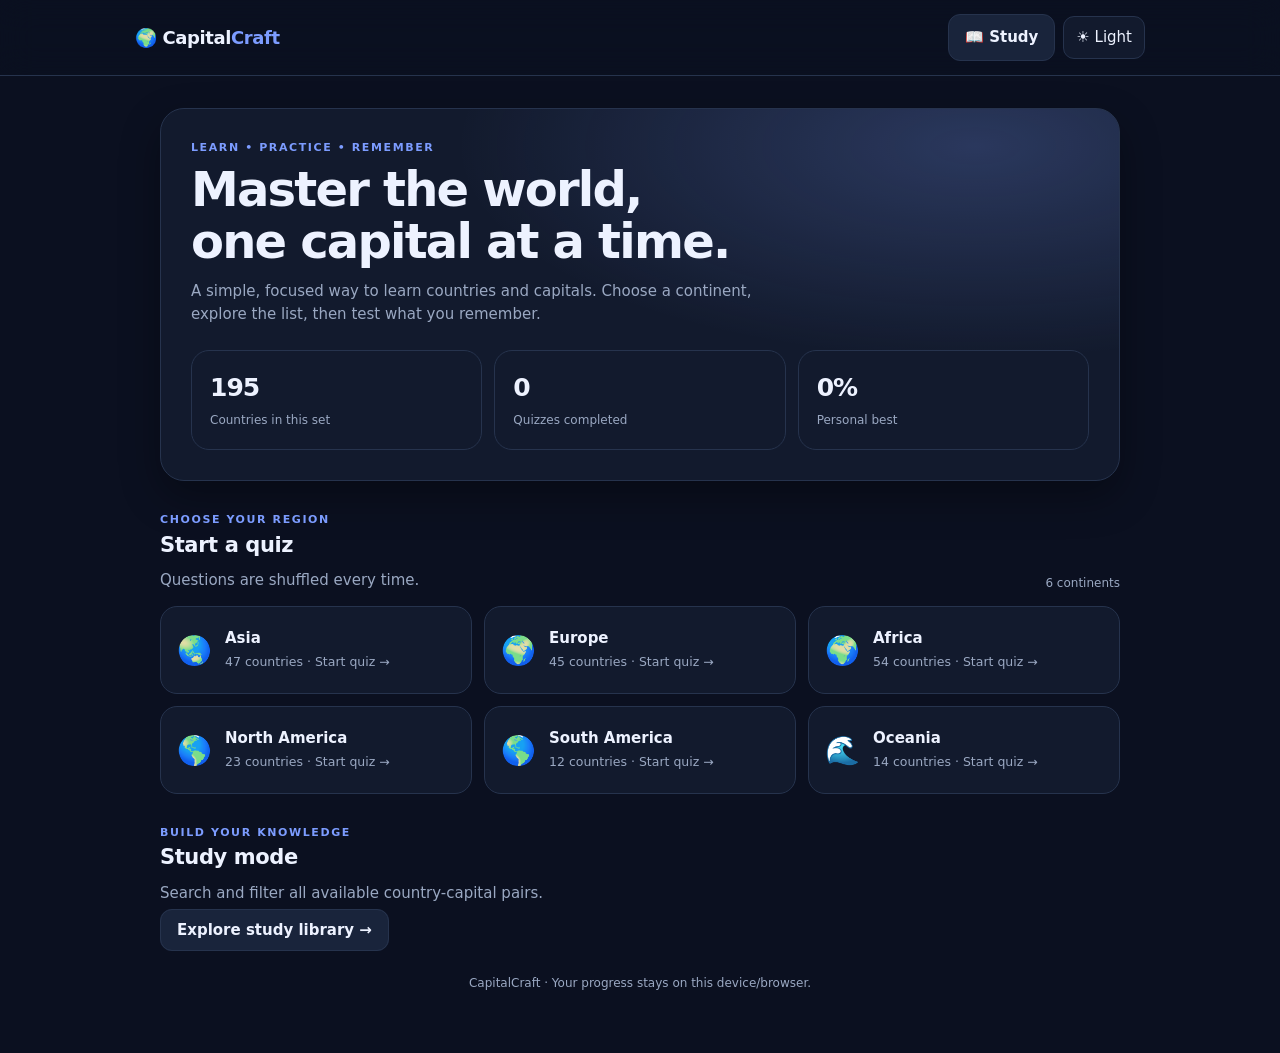
<file: index.html>
<!DOCTYPE html><html lang="en"><head><meta charset="UTF-8"><meta name="viewport" content="width=device-width,initial-scale=1"><meta name="theme-color" content="#0b1020"><title>CapitalCraft — World Capitals</title><link rel="stylesheet" href="styles.css"></head><body>
<header class="topbar"><nav class="nav"><a class="brand" href="index.html">🌍 Capital<span>Craft</span></a><div class="nav-actions"><a class="btn secondary" href="study.html">📖 Study</a><button class="icon-btn" id="themeToggle" onclick="toggleTheme()">☀️ Light</button></div></nav></header>
<main class="wrap"><section class="hero"><div class="eyebrow">Learn • Practice • Remember</div><h1>Master the world,<br>one capital at a time.</h1><p>A simple, focused way to learn countries and capitals. Choose a continent, explore the list, then test what you remember.</p><div class="stats"><div class="stat"><strong id="countryTotal">195</strong><span>Countries in this set</span></div><div class="stat"><strong id="quizCount">0</strong><span>Quizzes completed</span></div><div class="stat"><strong id="bestScore">0%</strong><span>Personal best</span></div></div></section>
<div class="section-head"><div><div class="eyebrow">Choose your region</div><h2>Start a quiz</h2><p>Questions are shuffled every time.</p></div><span class="count">6 continents</span></div>
<div class="grid" id="continents"></div>
<div class="section-head"><div><div class="eyebrow">Build your knowledge</div><h2>Study mode</h2><p>Search and filter all available country-capital pairs.</p></div></div><a class="btn secondary" href="study.html">Explore study library →</a>
<div class="footer">CapitalCraft · Your progress stays on this device/browser.</div></main><script src="data.js"></script><script src="common.js"></script><script>
const emojis={'Asia':'🌏','Europe':'🌍','Africa':'🌍','North America':'🌎','South America':'🌎','Oceania':'🌊'};
const box=document.getElementById('continents');
Object.entries(worldData).forEach(([name,items])=>{const a=document.createElement('a');a.className='continent';a.href='quiz.html?continent='+encodeURIComponent(name);a.innerHTML='<span class="emoji">'+emojis[name]+'</span><span><b>'+name+'</b><small>'+items.length+' countries · Start quiz →</small></span>';box.appendChild(a)});
const total=Object.values(worldData).reduce((n,a)=>n+a.length,0),stats=getWorldStats();
document.getElementById('countryTotal').textContent=total;document.getElementById('quizCount').textContent=stats.quizzes;document.getElementById('bestScore').textContent=stats.best+'%';
</script></body></html>
</file>
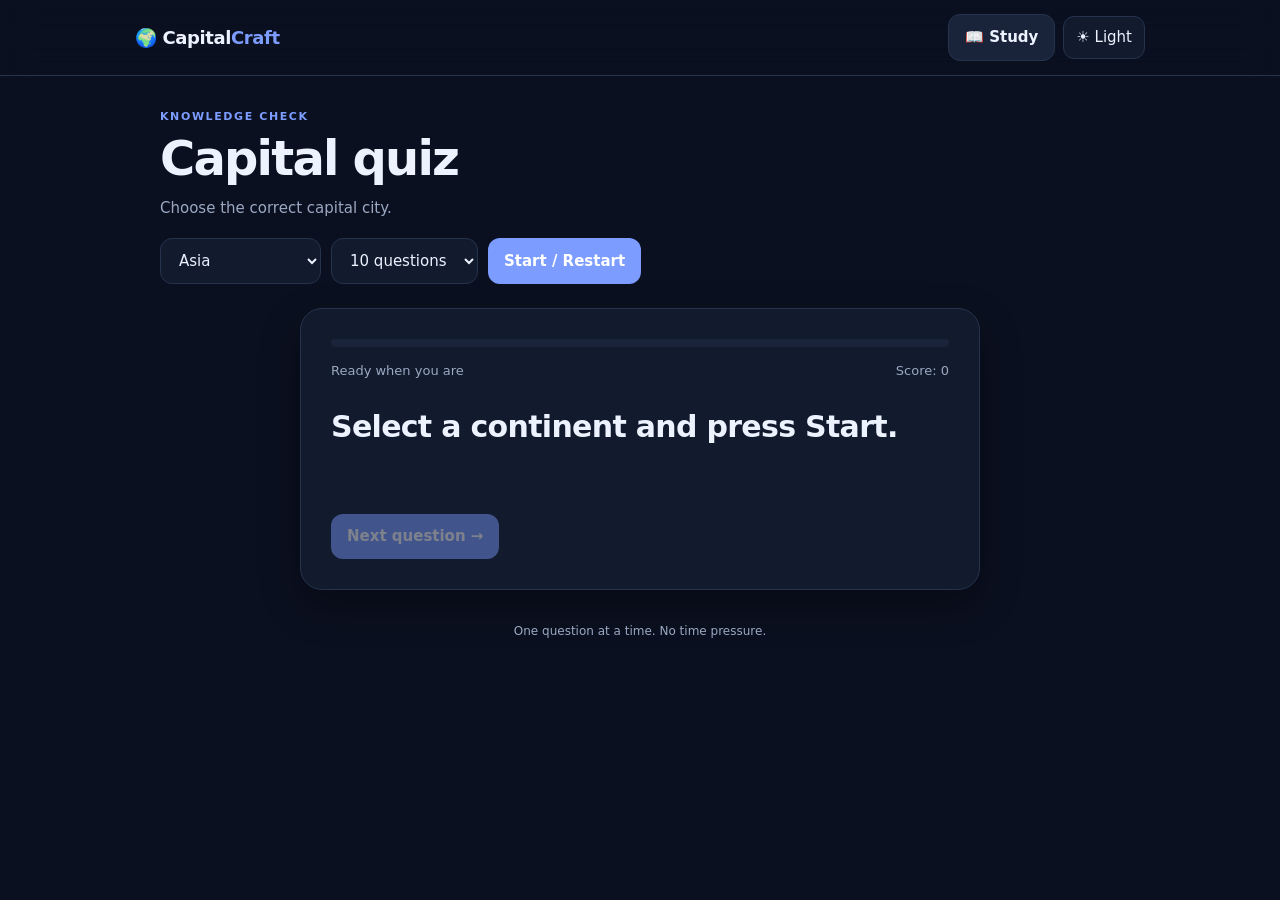
<file: quiz.html>
<!DOCTYPE html><html lang="en"><head><meta charset="UTF-8"><meta name="viewport" content="width=device-width,initial-scale=1"><title>Capital Quiz — CapitalCraft</title><link rel="stylesheet" href="styles.css"></head><body>
<header class="topbar"><nav class="nav"><a class="brand" href="index.html">🌍 Capital<span>Craft</span></a><div class="nav-actions"><a class="btn secondary" href="study.html">📖 Study</a><button class="icon-btn" id="themeToggle" onclick="toggleTheme()">☀️ Light</button></div></nav></header>
<main class="wrap"><div class="eyebrow">Knowledge check</div><h1 id="pageTitle">Capital quiz</h1><p id="subtitle">Choose the correct capital city.</p>
<div class="toolbar"><select class="field" id="continentSelect" aria-label="Choose continent"></select><select class="field" id="lengthSelect" aria-label="Quiz length"><option value="10">10 questions</option><option value="all">All countries</option></select><button class="btn" id="startBtn">Start / Restart</button></div>
<section class="quiz-card" id="quizCard"><div class="progress"><span id="progressBar"></span></div><div class="quiz-meta"><span id="progressText">Ready when you are</span><span id="scoreText">Score: 0</span></div><div id="quizArea"><div class="question" id="question">Select a continent and press Start.</div><div class="options" id="options"></div><div class="feedback" id="feedback" aria-live="polite"></div><button class="btn" id="nextBtn" disabled>Next question →</button></div><div class="result" id="result" hidden></div></section><div class="footer">One question at a time. No time pressure.</div></main>
<script src="data.js"></script><script src="common.js"></script><script>
const params=new URLSearchParams(location.search),continentSelect=document.getElementById('continentSelect');
Object.keys(worldData).forEach(c=>{const o=document.createElement('option');o.value=c;o.textContent=c;continentSelect.appendChild(o)});
const requested=params.get('continent');if(requested&&worldData[requested])continentSelect.value=requested;
let questions=[],index=0,score=0,answered=false,current=null;
const $=id=>document.getElementById(id);
function shuffle(a){const x=[...a];for(let i=x.length-1;i>0;i--){const j=Math.floor(Math.random()*(i+1));[x[i],x[j]]=[x[j],x[i]]}return x}
function start(){const continent=continentSelect.value,all=shuffle(worldData[continent]);const count=$('lengthSelect').value==='all'?all.length:Math.min(10,all.length);questions=all.slice(0,count);index=0;score=0;$('result').hidden=true;$('quizArea').hidden=false;$('scoreText').textContent='Score: 0';$('pageTitle').textContent=continent+' capitals';$('subtitle').textContent=count+' questions · '+continent;showQuestion()}
function showQuestion(){answered=false;current=questions[index];$('question').textContent='What is the capital of '+current.country+'?';$('options').innerHTML='';$('feedback').textContent='';$('feedback').className='feedback';$('nextBtn').disabled=true;$('nextBtn').textContent=index===questions.length-1?'See results':'Next question →';const pool=Object.values(worldData).flat().map(x=>x.capital).filter(x=>x!==current.capital);const options=shuffle([current.capital,...shuffle([...new Set(pool)]).slice(0,3)]);options.forEach(cap=>{const b=document.createElement('button');b.className='option';b.textContent=cap;b.onclick=()=>choose(b,cap);$('options').appendChild(b)});updateProgress()}
function choose(button,answer){if(answered)return;answered=true;const correct=answer===current.capital;document.querySelectorAll('.option').forEach(b=>{b.disabled=true;if(b.textContent===current.capital)b.classList.add('correct')});if(correct){score++;$('feedback').textContent='Correct! Nice work.';$('feedback').className='feedback good'}else{button.classList.add('wrong');$('feedback').textContent='Not quite. Correct answer: '+current.capital;$('feedback').className='feedback bad'}$('scoreText').textContent='Score: '+score;$('nextBtn').disabled=false}
function updateProgress(){const done=index;$('progressBar').style.width=(done/questions.length*100)+'%';$('progressText').textContent='Question '+(index+1)+' of '+questions.length}
function next(){if(!answered)return;if(index<questions.length-1){index++;showQuestion()}else finish()}
function finish(){ $('quizArea').hidden=true;$('result').hidden=false;$('progressBar').style.width='100%';const pct=Math.round(score/questions.length*100);$('progressText').textContent='Completed';$('result').innerHTML='<div class="eyebrow">Quiz completed</div><div class="score">'+pct+'%</div><h2>'+score+' out of '+questions.length+' correct</h2><p>'+(pct>=80?'Excellent recall. Keep it up!':pct>=50?'Good effort. Review the missed capitals and try again.':'A good start. Study the list and give it another try.')+'</p><button class="btn" id="againBtn" style="margin-top:20px">Try again</button>';$('againBtn').onclick=start;saveQuizResult(continentSelect.value,score,questions.length)}
$('startBtn').onclick=start;$('nextBtn').onclick=next;
</script></body></html>
</file>
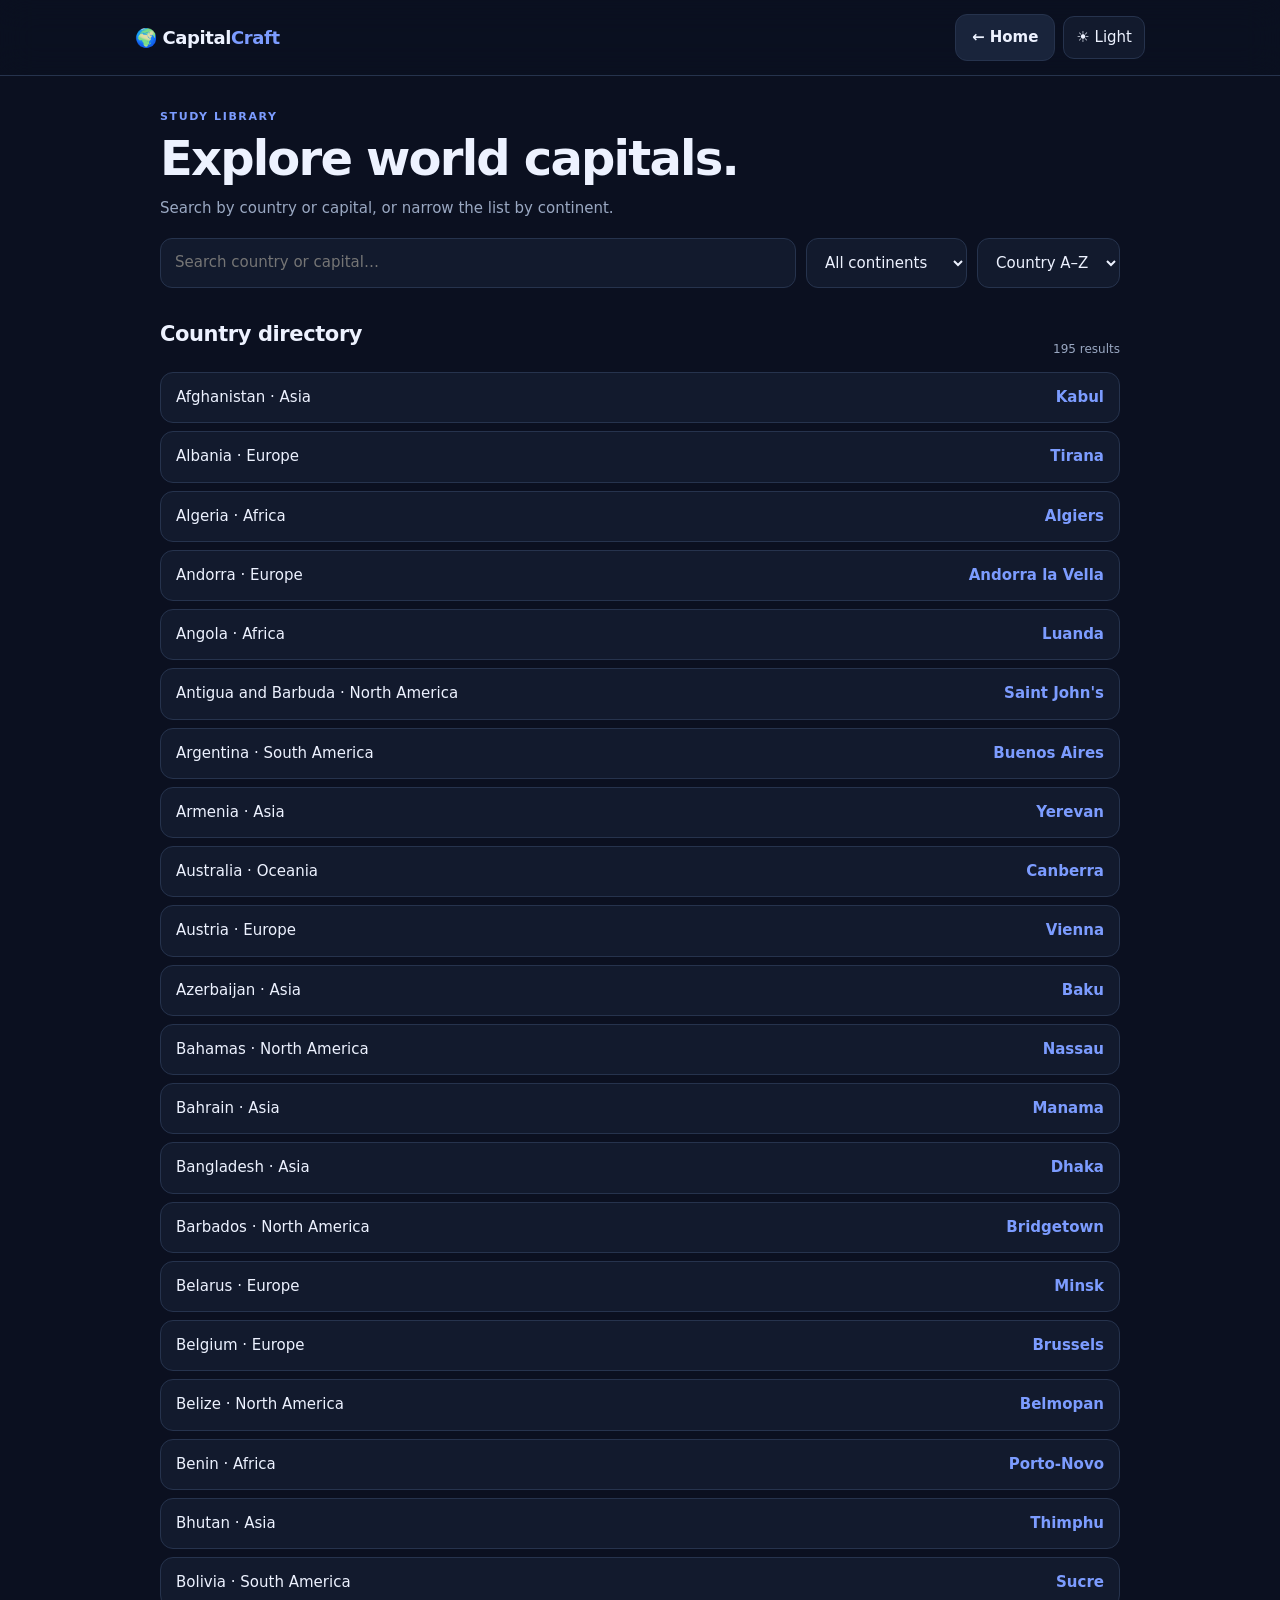
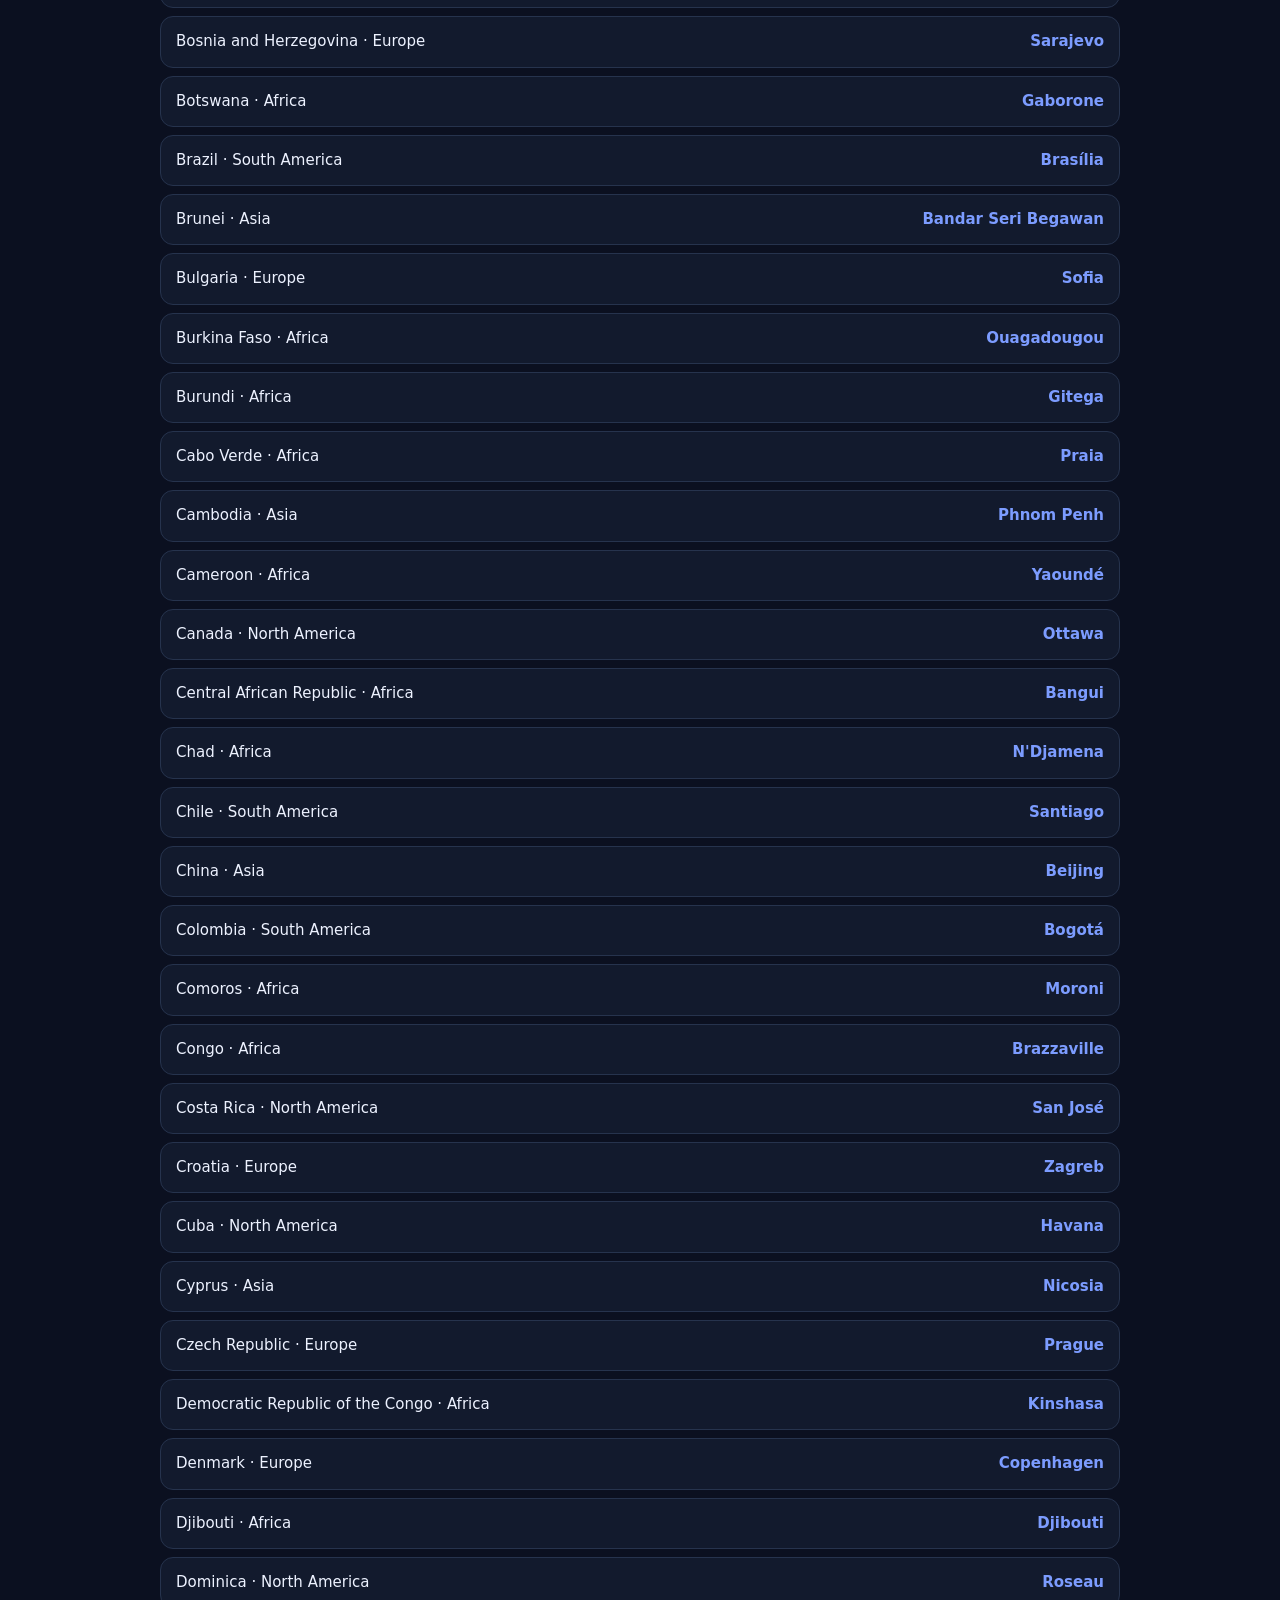
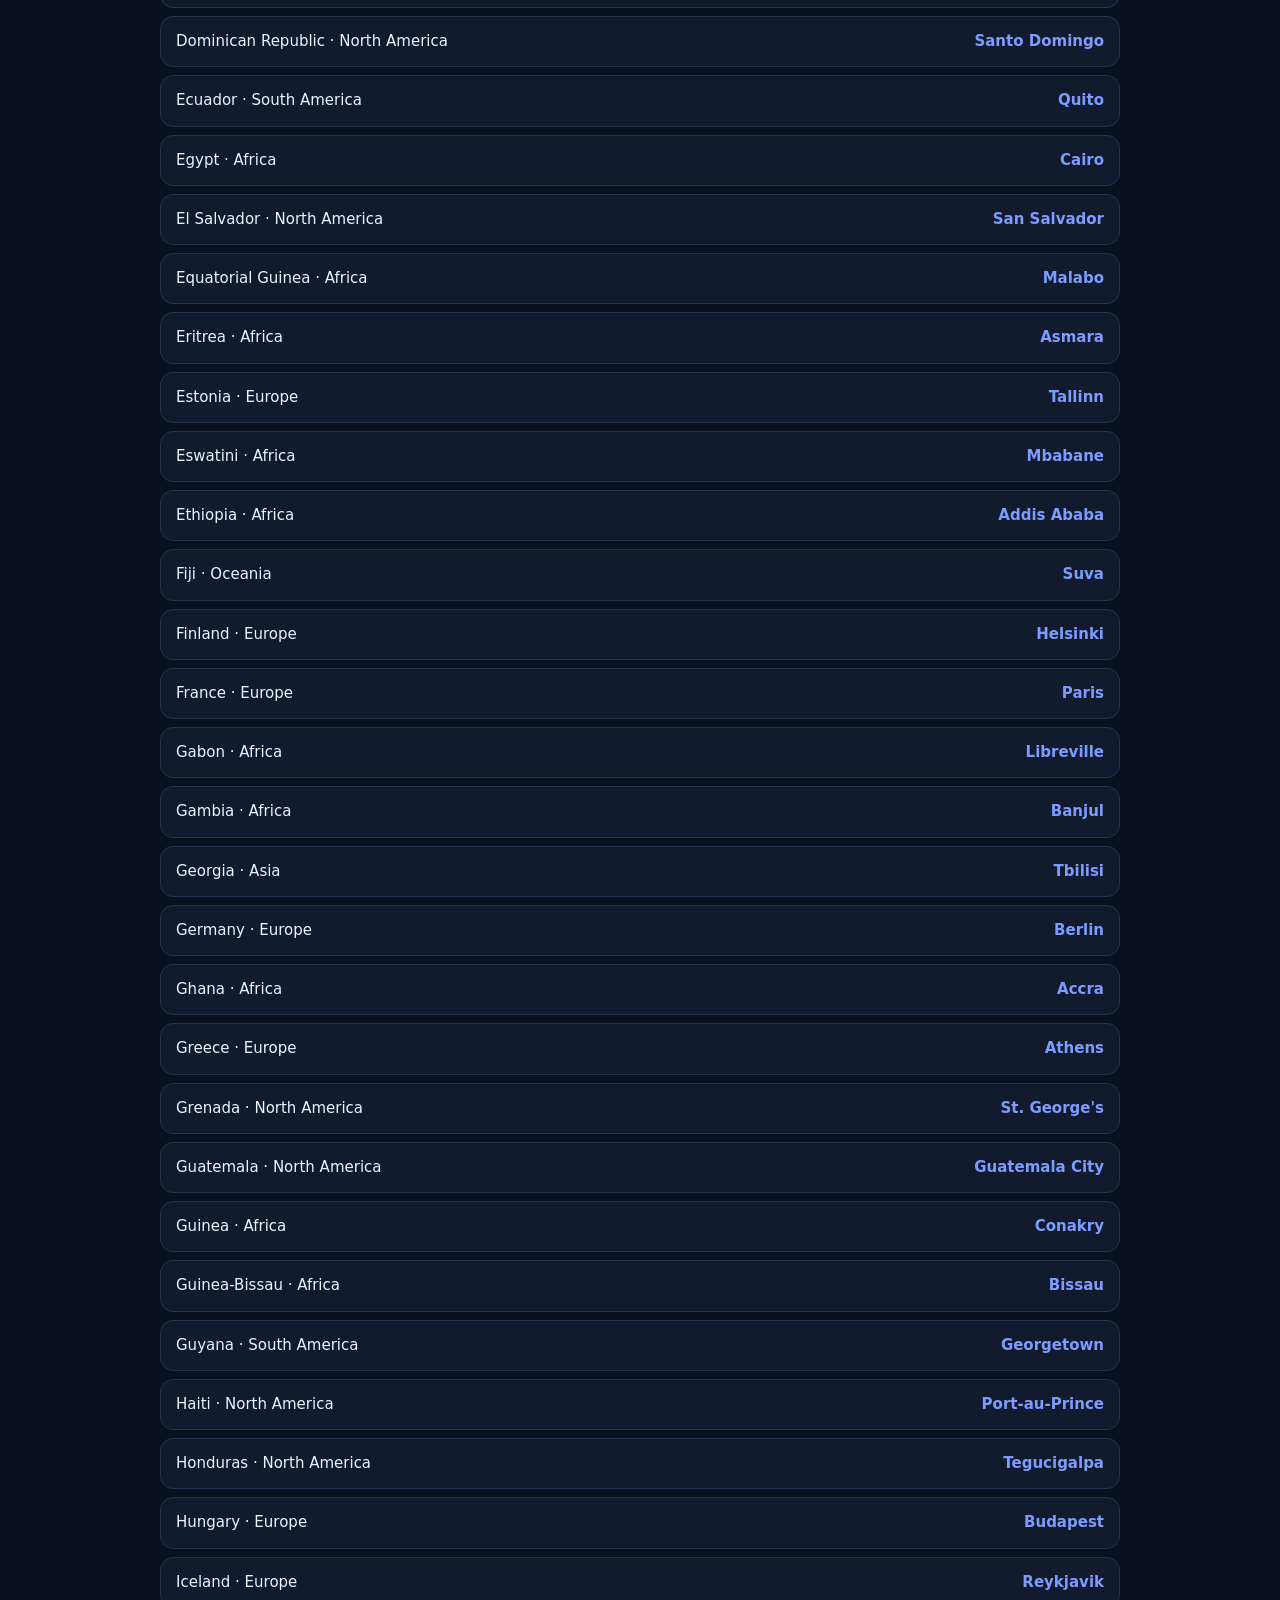
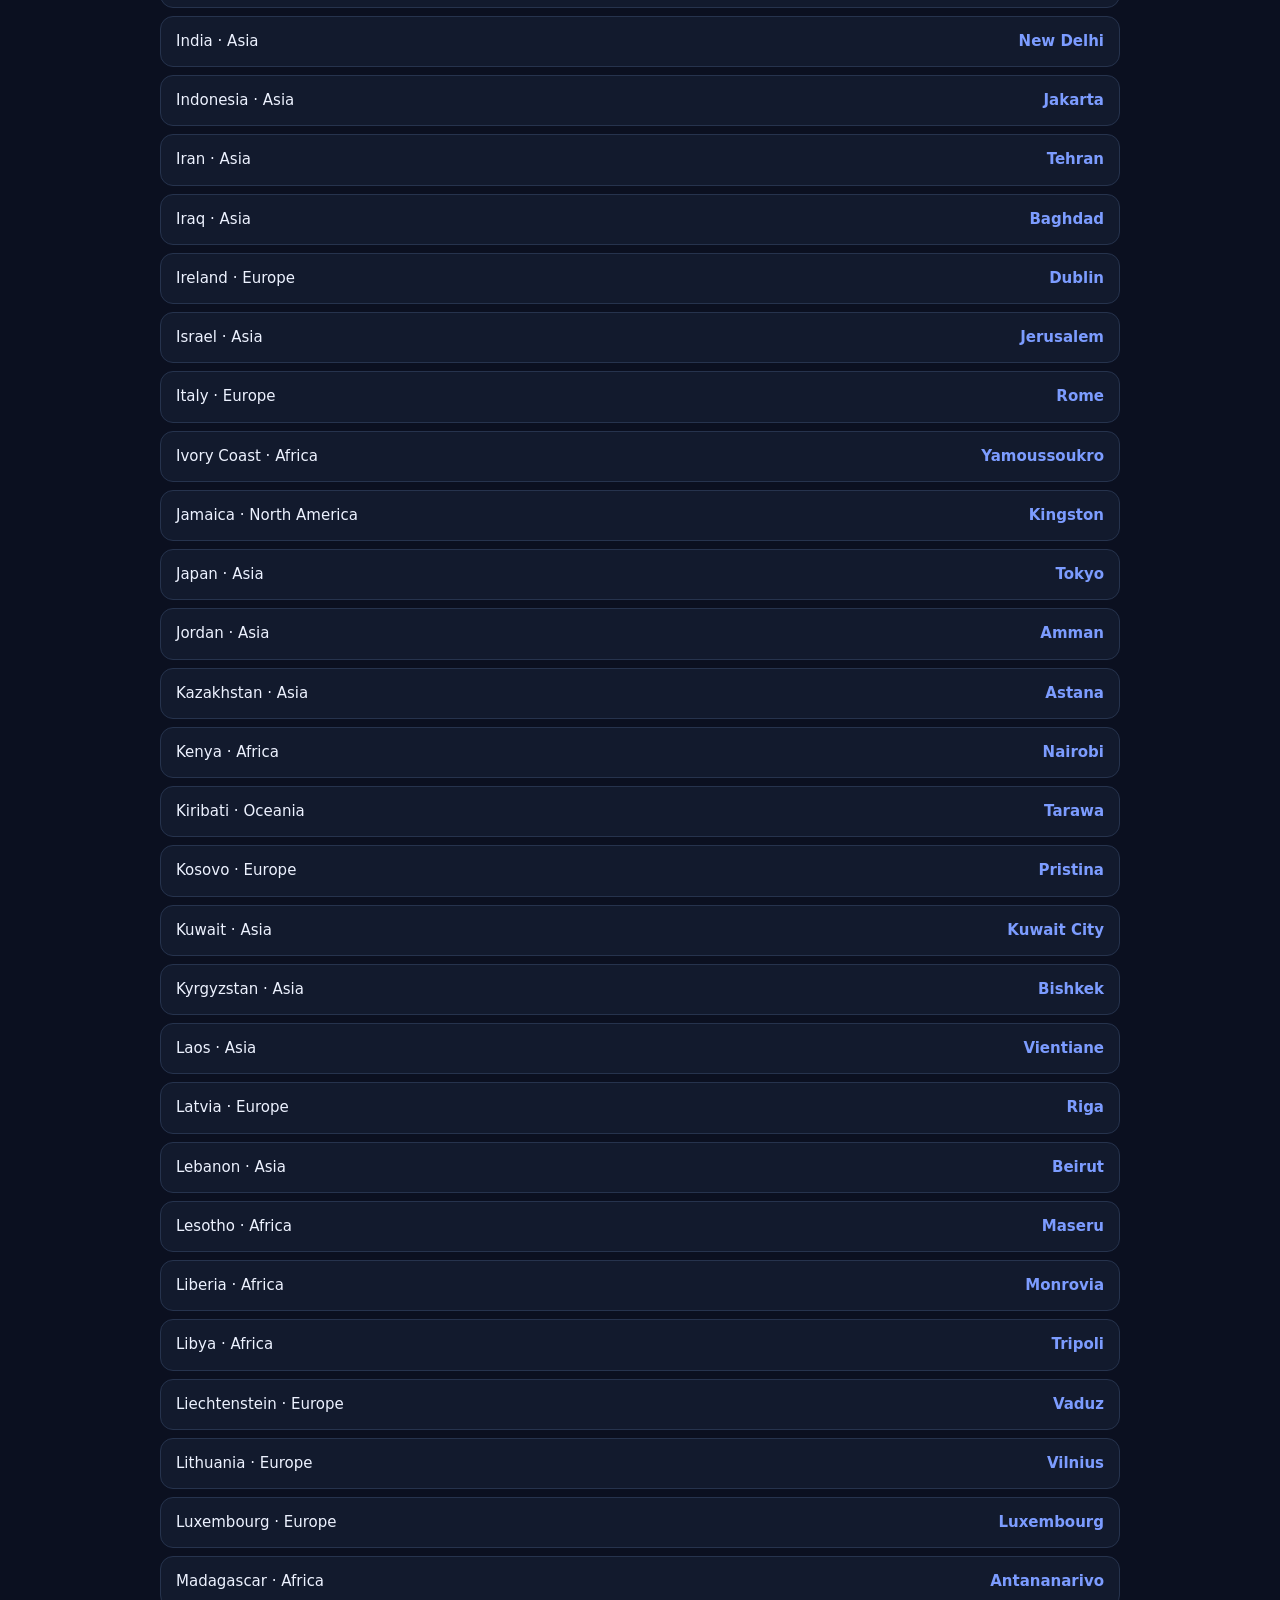
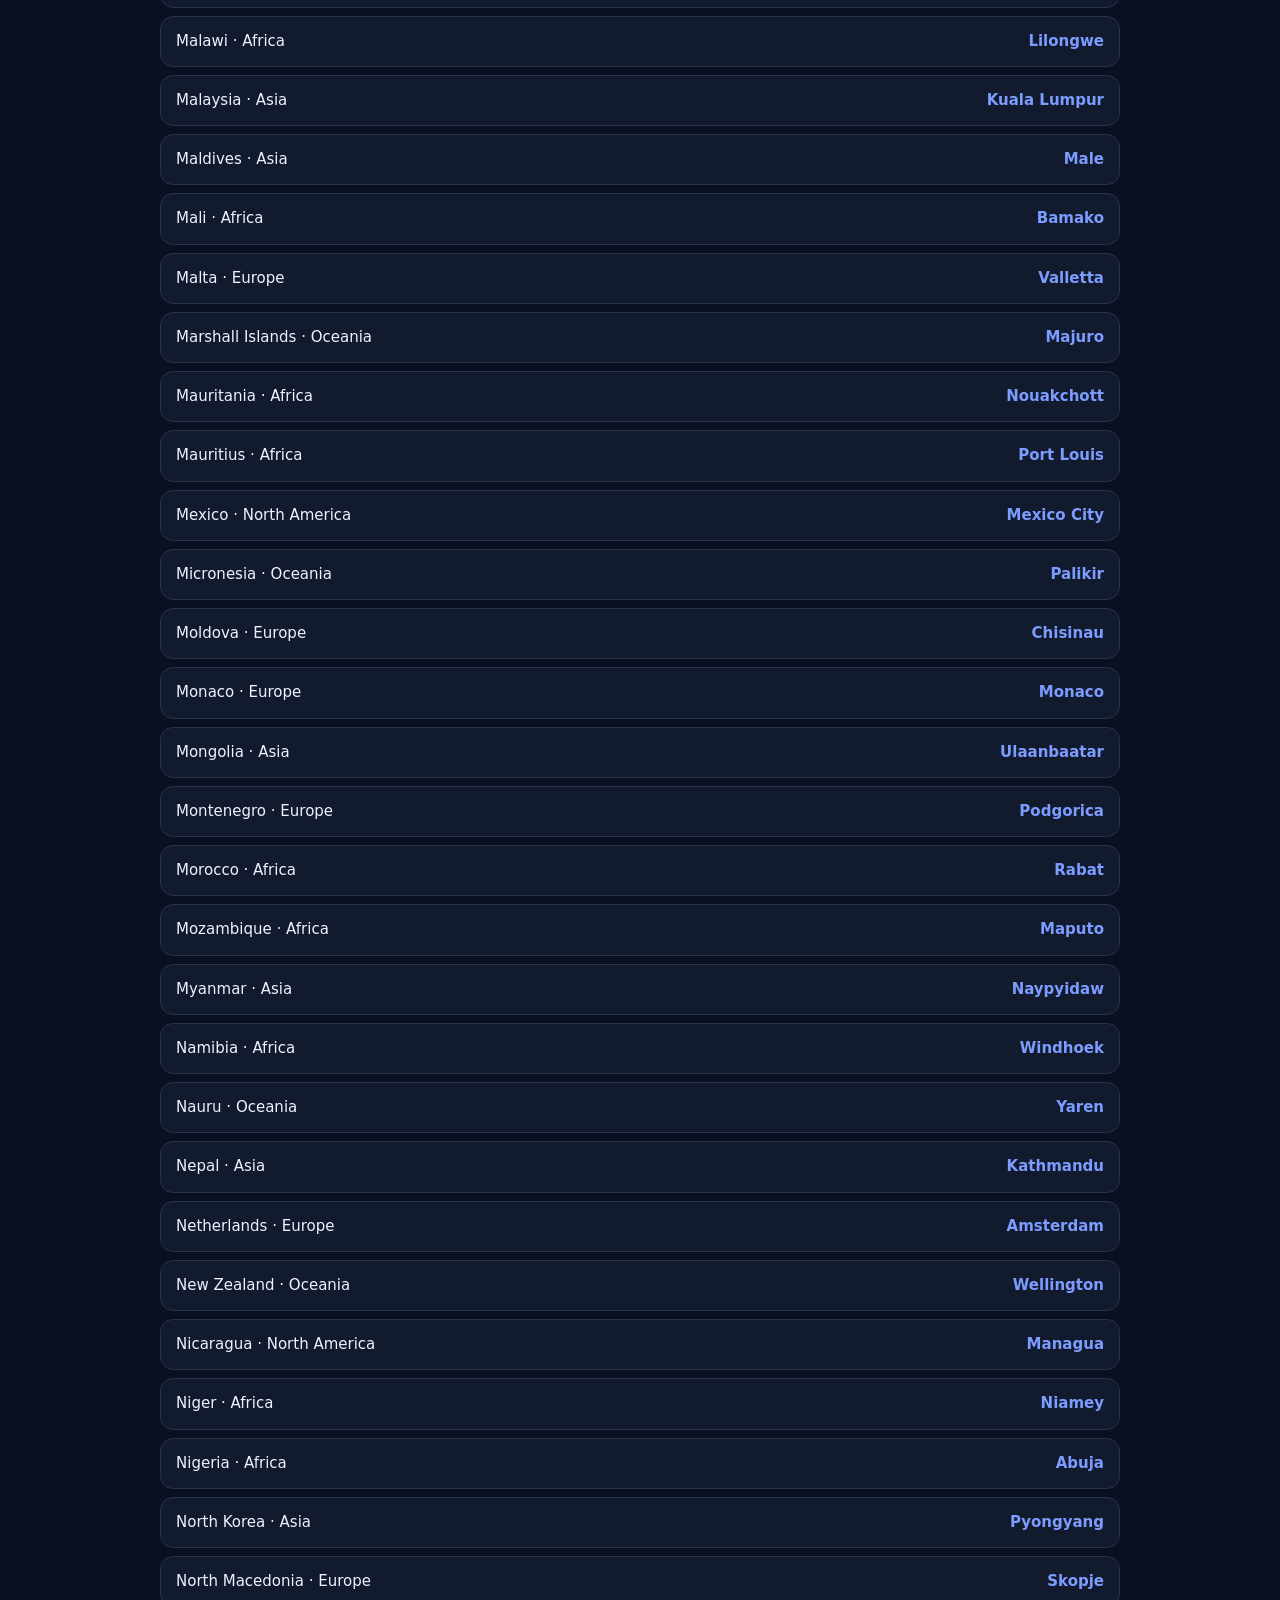
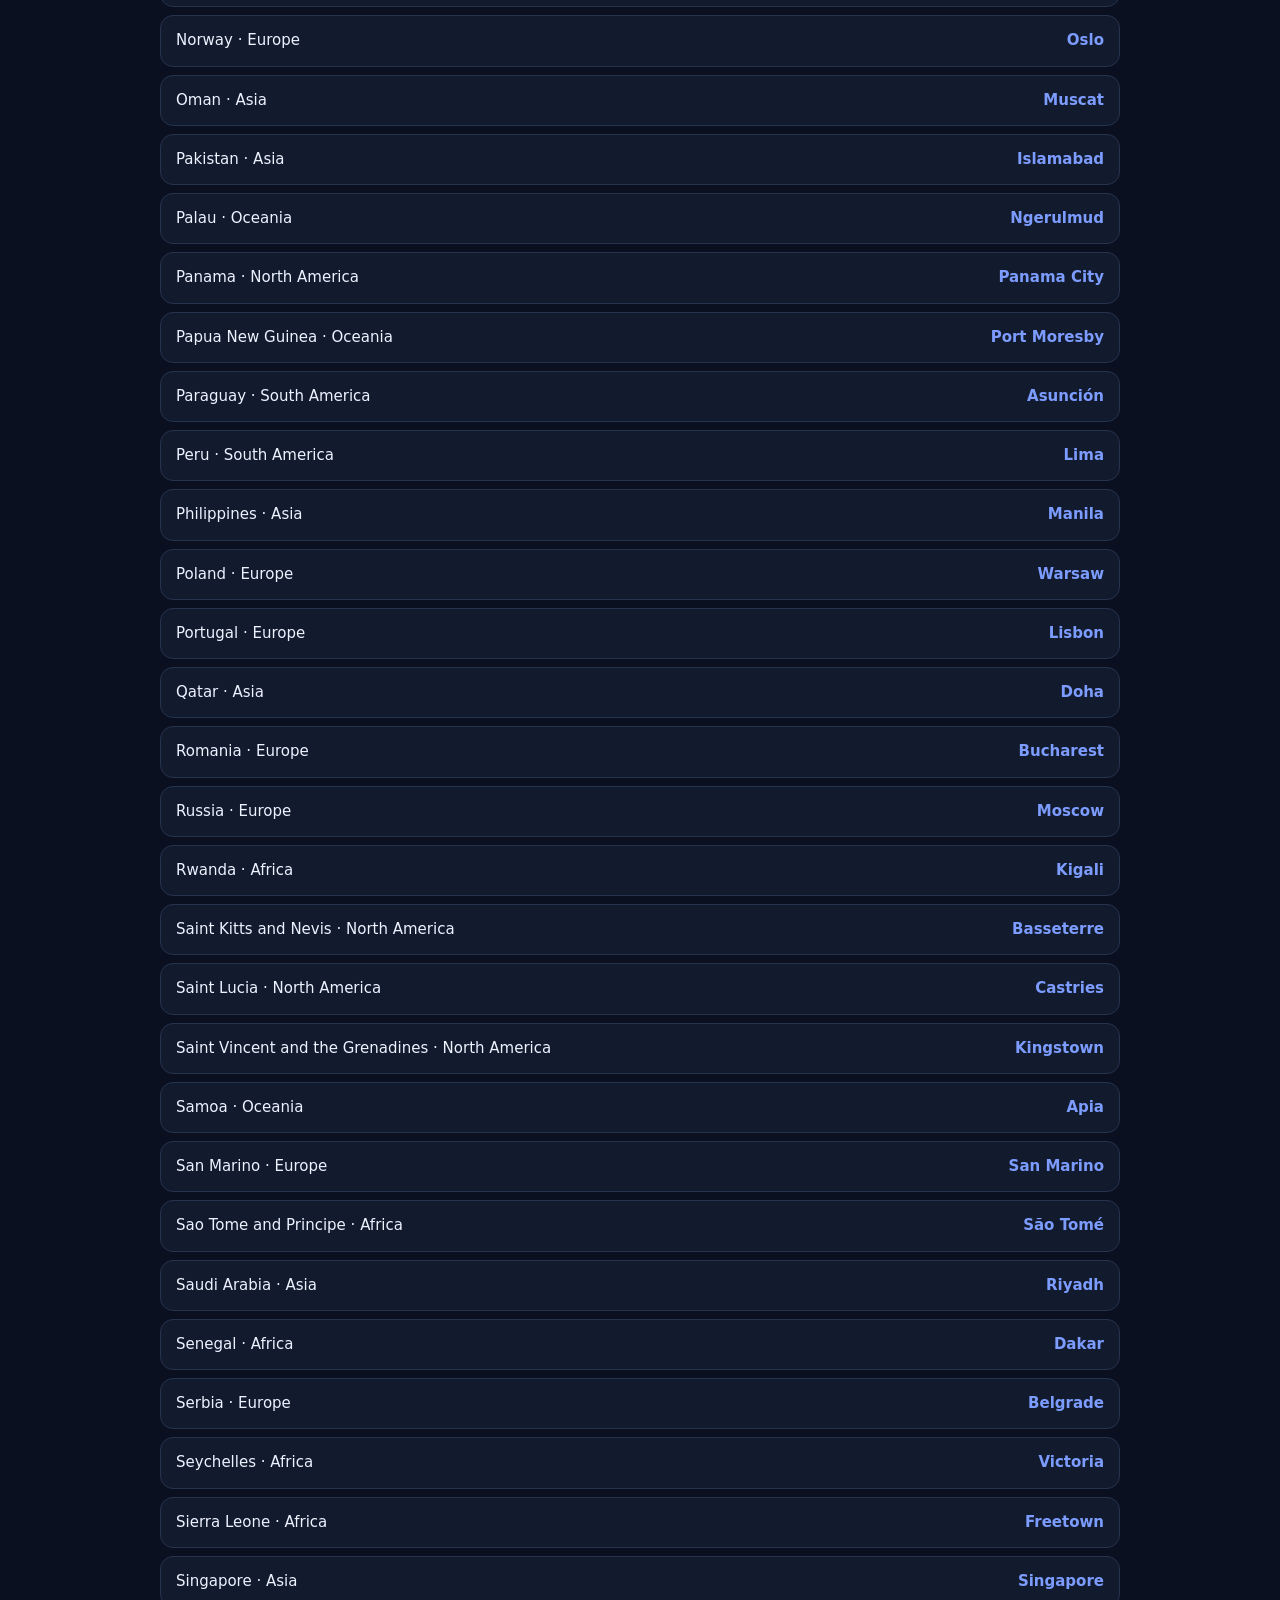
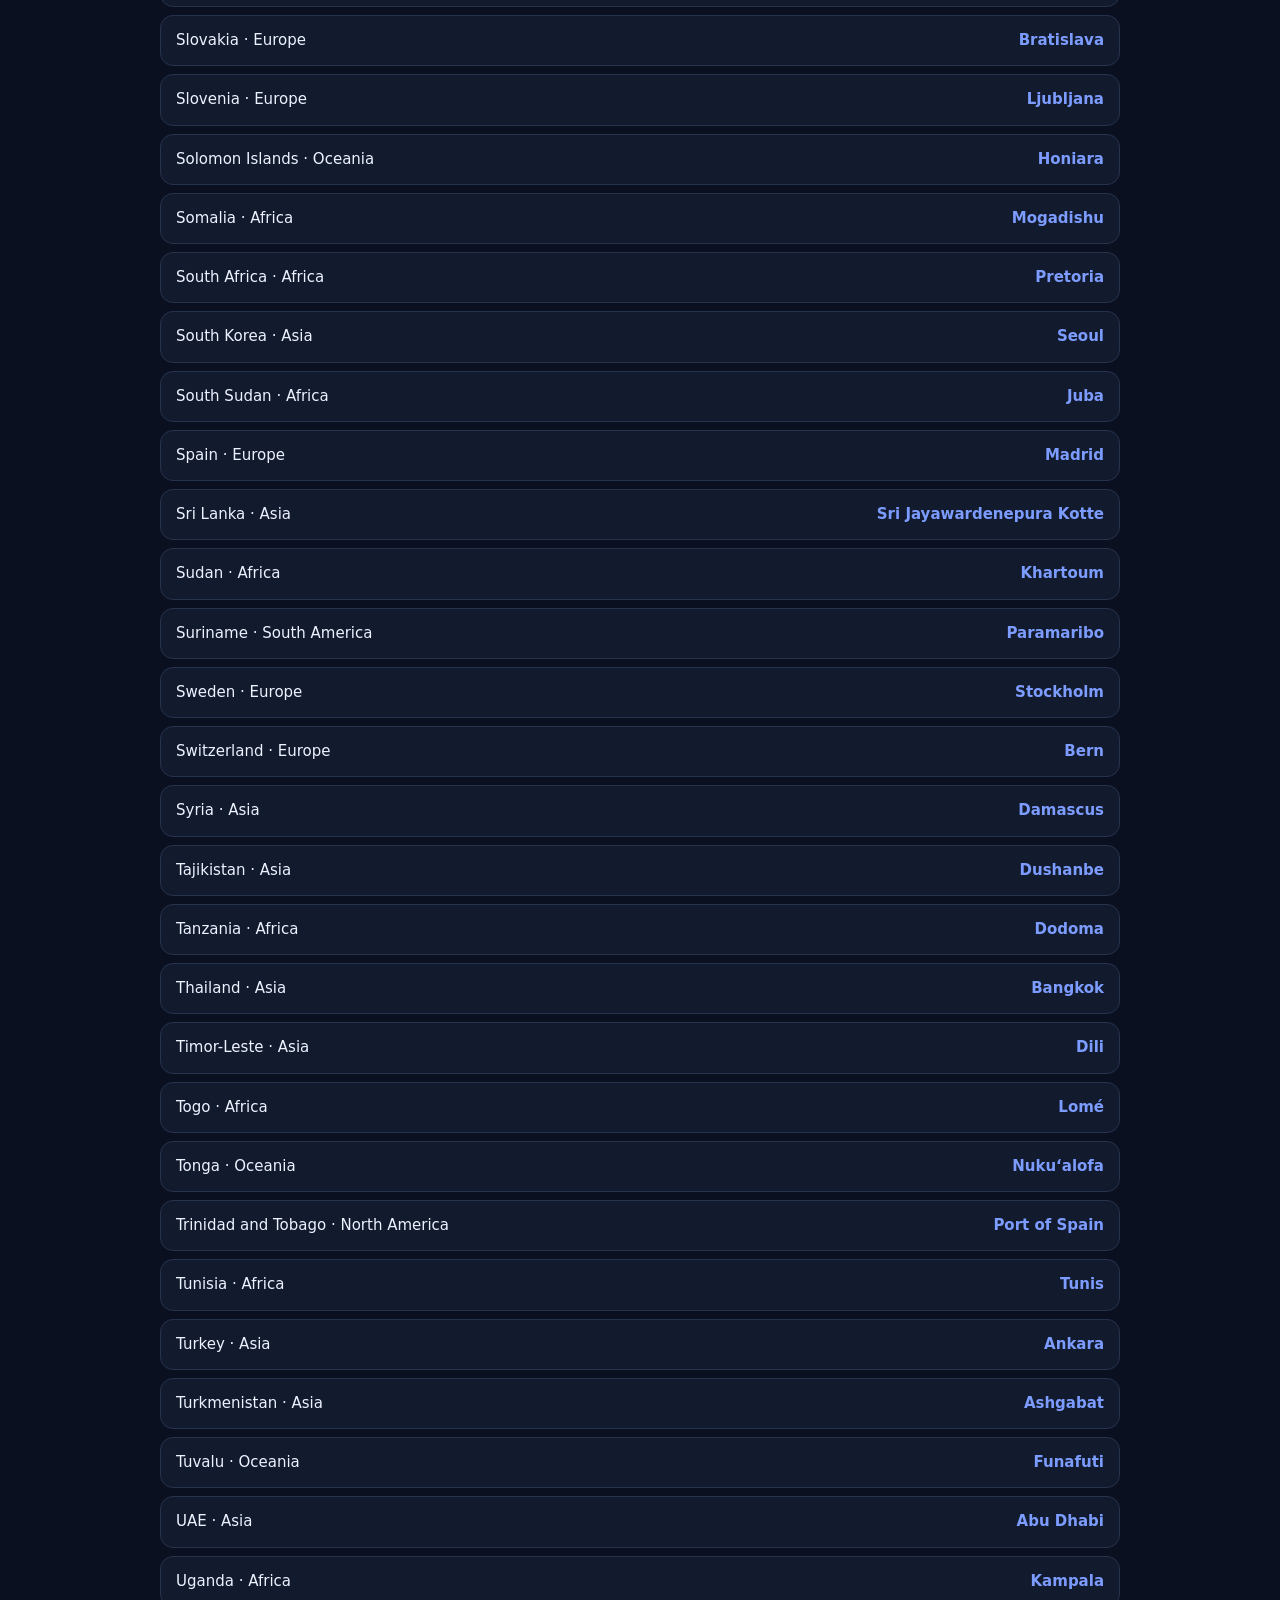
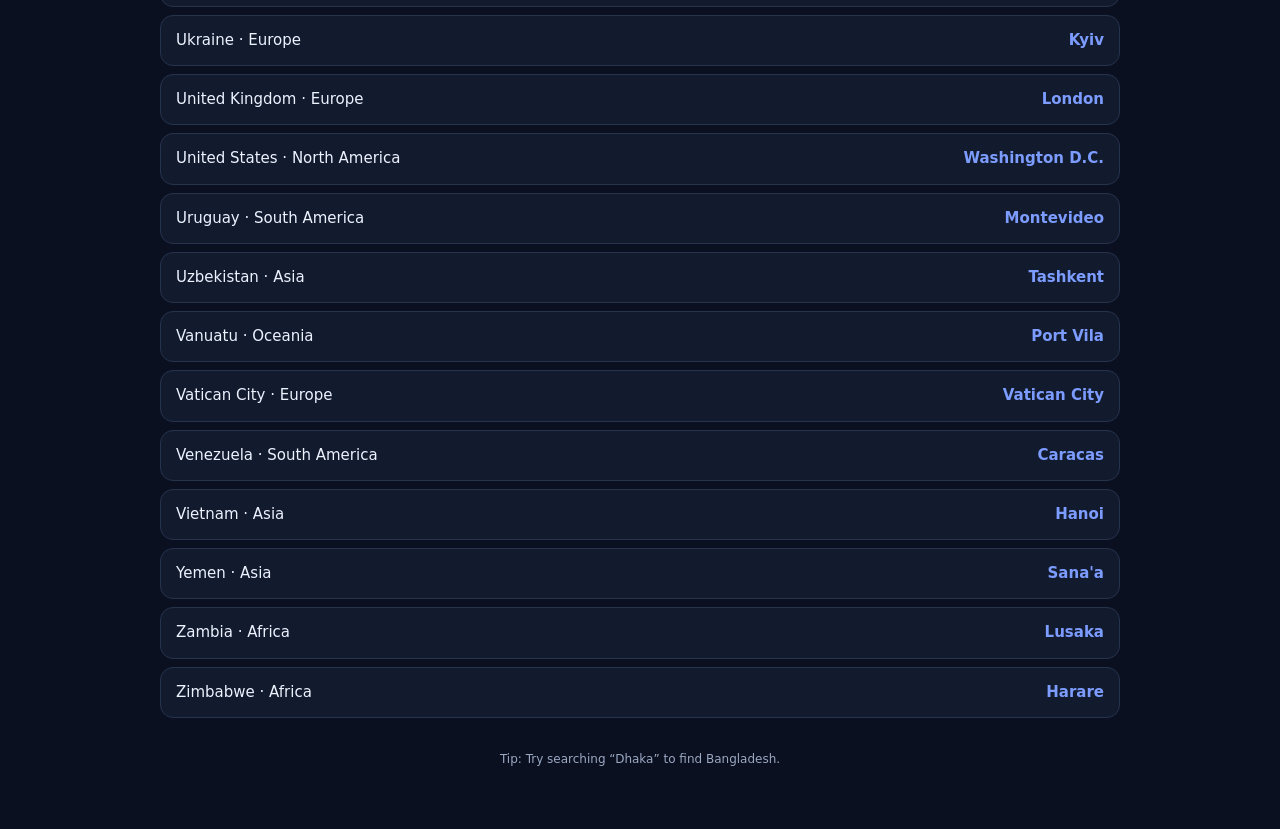
<file: study.html>
<!DOCTYPE html><html lang="en"><head><meta charset="UTF-8"><meta name="viewport" content="width=device-width,initial-scale=1"><title>Study Capitals — CapitalCraft</title><link rel="stylesheet" href="styles.css"></head><body>
<header class="topbar"><nav class="nav"><a class="brand" href="index.html">🌍 Capital<span>Craft</span></a><div class="nav-actions"><a class="btn secondary" href="index.html">← Home</a><button class="icon-btn" id="themeToggle" onclick="toggleTheme()">☀️ Light</button></div></nav></header>
<main class="wrap"><div class="eyebrow">Study library</div><h1>Explore world capitals.</h1><p>Search by country or capital, or narrow the list by continent.</p>
<div class="toolbar"><input class="field search" id="searchInput" type="search" placeholder="Search country or capital…" autocomplete="off"><select class="field" id="continentSelect"><option value="All">All continents</option></select><select class="field" id="sortSelect"><option value="country">Country A–Z</option><option value="capital">Capital A–Z</option></select></div>
<div class="section-head"><h2>Country directory</h2><span class="count" id="resultCount"></span></div><div class="list" id="studyList"></div><div class="footer">Tip: Try searching “Dhaka” to find Bangladesh.</div></main>
<script src="data.js"></script><script src="common.js"></script><script>
const select=document.getElementById('continentSelect'),search=document.getElementById('searchInput'),sort=document.getElementById('sortSelect'),list=document.getElementById('studyList');
Object.keys(worldData).forEach(c=>{const o=document.createElement('option');o.value=c;o.textContent=c;select.appendChild(o)});
function render(){const q=search.value.trim().toLowerCase(),c=select.value;let rows=[];Object.entries(worldData).forEach(([region,items])=>{if(c!=='All'&&c!==region)return;items.forEach(x=>{if((x.country+' '+x.capital+' '+region).toLowerCase().includes(q))rows.push({...x,region})})});rows.sort((a,b)=>a[sort.value].localeCompare(b[sort.value]));document.getElementById('resultCount').textContent=rows.length+' results';list.innerHTML='';if(!rows.length){list.innerHTML='<div class="empty">No matching country or capital found.</div>';return}rows.forEach(x=>{const row=document.createElement('div');row.className='country';const left=document.createElement('span');left.textContent=x.country+' · '+x.region;const right=document.createElement('span');right.textContent=x.capital;row.append(left,right);list.appendChild(row)})}
[search,select,sort].forEach(el=>el.addEventListener('input',render));render();
</script></body></html>
</file>
<file: styles.css>
:root{color-scheme:dark;--bg:#0b1020;--surface:#121a2d;--surface2:#19243b;--text:#edf2ff;--muted:#9aa8c2;--line:#26334d;--accent:#7c9cff;--accent2:#9b8cff;--good:#35c98a;--bad:#ff6b7a;--shadow:0 16px 40px #0005}
:root[data-theme="light"]{color-scheme:light;--bg:#f4f6fb;--surface:#fff;--surface2:#edf1fa;--text:#172033;--muted:#66728a;--line:#dce3ef;--accent:#4268df;--accent2:#7056d9;--good:#16895b;--bad:#d83d52;--shadow:0 12px 30px #26365a14}
*{box-sizing:border-box}body{margin:0;background:var(--bg);color:var(--text);font:15px/1.55 Inter,ui-sans-serif,system-ui,-apple-system,Segoe UI,sans-serif;min-height:100vh}
a{color:inherit;text-decoration:none}button,input,select{font:inherit}button{cursor:pointer}
.topbar{position:sticky;top:0;z-index:10;background:color-mix(in srgb,var(--bg) 88%,transparent);backdrop-filter:blur(16px);border-bottom:1px solid var(--line)}
.nav{max-width:1050px;margin:auto;padding:14px 20px;display:flex;align-items:center;justify-content:space-between;gap:12px}
.brand{font-weight:800;letter-spacing:-.4px;font-size:18px}.brand span{color:var(--accent)}
.nav-actions{display:flex;gap:8px;align-items:center}
.wrap{width:min(100% - 32px,960px);margin:32px auto 60px}
.eyebrow{color:var(--accent);font-weight:750;text-transform:uppercase;letter-spacing:1.6px;font-size:11px}
h1{font-size:clamp(30px,6vw,48px);line-height:1.08;letter-spacing:-1.8px;margin:8px 0 12px}h2{font-size:21px;letter-spacing:-.4px;margin:0 0 8px}p{color:var(--muted);margin:0}
.hero{padding:30px;border:1px solid var(--line);border-radius:24px;background:radial-gradient(ellipse at 85% 10%,color-mix(in srgb,var(--accent) 23%,transparent),transparent 45%),var(--surface);box-shadow:var(--shadow)}
.hero p{max-width:580px}.stats{display:grid;grid-template-columns:repeat(3,1fr);gap:12px;margin-top:24px}.stat,.card,.panel{background:var(--surface);border:1px solid var(--line);border-radius:18px;padding:18px}
.stat strong{display:block;font-size:25px;letter-spacing:-1px}.stat span{color:var(--muted);font-size:12px}
.section-head{display:flex;justify-content:space-between;align-items:end;gap:12px;margin:30px 0 14px}.grid{display:grid;grid-template-columns:repeat(3,1fr);gap:12px}
.continent{display:flex;align-items:center;gap:13px;text-align:left;min-height:88px;background:var(--surface);border:1px solid var(--line);border-radius:17px;padding:16px;color:var(--text);transition:.18s}
.continent:hover,.card:hover{transform:translateY(-2px);border-color:var(--accent)}.continent .emoji{font-size:28px}.continent b{display:block}.continent small{color:var(--muted)}
.btn{border:0;border-radius:12px;padding:11px 16px;background:var(--accent);color:white;font-weight:700;transition:.15s}.btn:hover{filter:brightness(1.08);transform:translateY(-1px)}.btn.secondary{background:var(--surface2);color:var(--text);border:1px solid var(--line)}.btn.ghost{background:transparent;color:var(--muted);border:1px solid var(--line)}.btn:disabled{opacity:.45;cursor:not-allowed;transform:none}
.icon-btn{border:1px solid var(--line);background:var(--surface);color:var(--text);border-radius:11px;padding:9px 12px}
.toolbar{display:flex;gap:10px;flex-wrap:wrap;margin:18px 0}.field{background:var(--surface);border:1px solid var(--line);border-radius:12px;color:var(--text);padding:12px 14px;min-width:0}.field:focus{outline:2px solid color-mix(in srgb,var(--accent) 55%,transparent);border-color:var(--accent)}.search{flex:1;min-width:190px}
.list{display:grid;gap:8px}.country{display:flex;justify-content:space-between;gap:12px;padding:13px 15px;background:var(--surface);border:1px solid var(--line);border-radius:13px}.country span:last-child{color:var(--accent);font-weight:650;text-align:right}.muted{color:var(--muted)}.count{font-size:12px;color:var(--muted)}
.progress{height:8px;background:var(--surface2);border-radius:99px;overflow:hidden}.progress>span{display:block;height:100%;width:0;background:linear-gradient(90deg,var(--accent),var(--accent2));transition:width .25s}
.quiz-card{max-width:680px;margin:24px auto;background:var(--surface);border:1px solid var(--line);border-radius:22px;padding:clamp(18px,4vw,30px);box-shadow:var(--shadow)}
.quiz-meta{display:flex;justify-content:space-between;color:var(--muted);font-size:13px;margin:14px 0}.question{font-size:clamp(22px,4vw,30px);font-weight:750;letter-spacing:-.7px;margin:22px 0}
.options{display:grid;gap:10px}.option{width:100%;text-align:left;padding:15px;border-radius:13px;border:1px solid var(--line);background:var(--surface2);color:var(--text);font-weight:600}.option:hover:not(:disabled){border-color:var(--accent)}.option.correct{border-color:var(--good);background:color-mix(in srgb,var(--good) 15%,var(--surface))}.option.wrong{border-color:var(--bad);background:color-mix(in srgb,var(--bad) 14%,var(--surface))}
.feedback{min-height:28px;margin-top:14px;font-weight:650}.feedback.good{color:var(--good)}.feedback.bad{color:var(--bad)}
.result{text-align:center;padding:22px 0}.score{font-size:52px;font-weight:850;letter-spacing:-2px;color:var(--accent)}
.empty{text-align:center;padding:30px;color:var(--muted);background:var(--surface);border:1px dashed var(--line);border-radius:14px}
.footer{text-align:center;color:var(--muted);font-size:12px;margin:32px 0}
@media(max-width:650px){.wrap{margin-top:20px}.hero{padding:22px}.grid{grid-template-columns:1fr 1fr}.stats{gap:8px}.stat{padding:13px}.stat strong{font-size:21px}.nav{padding:12px 16px}.country{font-size:14px}}
@media(max-width:390px){.grid{grid-template-columns:1fr}.stats{grid-template-columns:1fr 1fr}.stats .stat:last-child{grid-column:span 2}}
</file>
